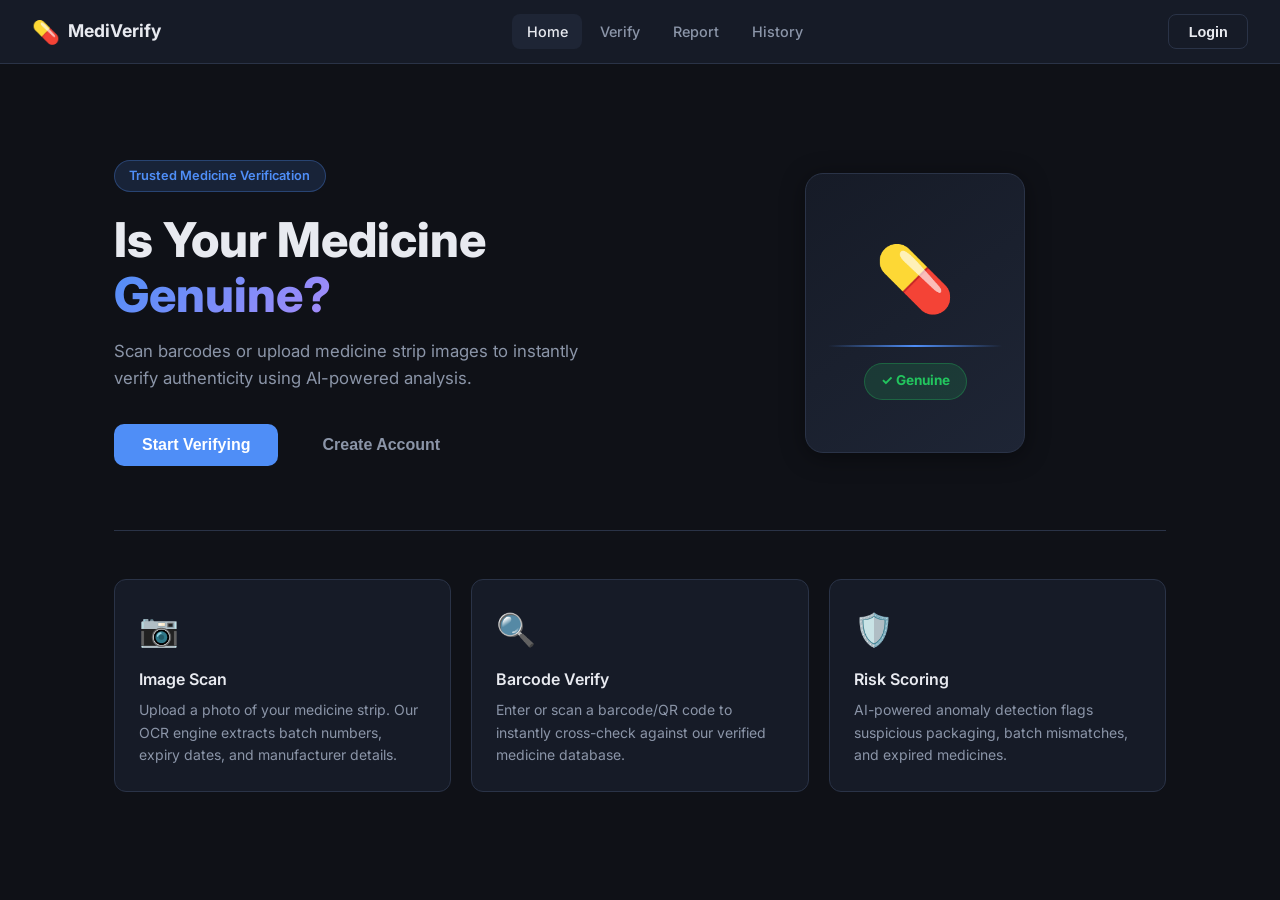
<file: static/index.html>
<!DOCTYPE html>
<html lang="en">
<head>
  <meta charset="UTF-8" />
  <meta name="viewport" content="width=device-width, initial-scale=1.0"/>
  <title>MediVerify — Medicine Verification</title>
  <link rel="stylesheet" href="/static/style.css" />
  <link rel="preconnect" href="https://fonts.googleapis.com">
  <link href="https://fonts.googleapis.com/css2?family=Inter:wght@300;400;500;600;700&display=swap" rel="stylesheet">
</head>
<body>

<!-- NAV -->
<nav class="navbar">
  <div class="nav-brand">
    <span class="nav-icon">💊</span>
    <span class="nav-title">MediVerify</span>
  </div>
  <div class="nav-links" id="navLinks">
    <a href="#" onclick="showPage('home')" class="nav-link active">Home</a>
    <a href="#" onclick="showPage('verify')" class="nav-link">Verify</a>
    <a href="#" onclick="showPage('report')" class="nav-link">Report</a>
    <a href="#" onclick="showPage('history')" class="nav-link">History</a>
  </div>
  <div class="nav-auth">
    <span id="userBadge" class="user-badge hidden"></span>
    <a id="adminLink" class="btn btn-outline hidden" href="/admin" target="_blank" style="font-size:.82rem;padding:.4rem .9rem">🛡️ Admin</a>
    <button id="authBtn" class="btn btn-outline" onclick="showPage('auth')">Login</button>
  </div>
</nav>

<!-- PAGES -->
<main class="main">

  <!-- HOME PAGE -->
  <div id="page-home" class="page active">
    <section class="hero">
      <div class="hero-content">
        <div class="hero-badge">Trusted Medicine Verification</div>
        <h1 class="hero-title">Is Your Medicine <span class="gradient-text">Genuine?</span></h1>
        <p class="hero-sub">Scan barcodes or upload medicine strip images to instantly verify authenticity using AI-powered analysis.</p>
        <div class="hero-actions">
          <button class="btn btn-primary btn-lg" onclick="showPage('verify')">Start Verifying</button>
          <button class="btn btn-ghost btn-lg" onclick="showPage('auth')">Create Account</button>
        </div>
      </div>
      <div class="hero-visual">
        <div class="hero-card">
          <div class="pill-icon">💊</div>
          <div class="scan-lines"></div>
          <div class="status-badge genuine">✓ Genuine</div>
        </div>
      </div>
    </section>

    <section class="features">
      <div class="feature-card">
        <div class="feature-icon">📷</div>
        <h3>Image Scan</h3>
        <p>Upload a photo of your medicine strip. Our OCR engine extracts batch numbers, expiry dates, and manufacturer details.</p>
      </div>
      <div class="feature-card">
        <div class="feature-icon">🔍</div>
        <h3>Barcode Verify</h3>
        <p>Enter or scan a barcode/QR code to instantly cross-check against our verified medicine database.</p>
      </div>
      <div class="feature-card">
        <div class="feature-icon">🛡️</div>
        <h3>Risk Scoring</h3>
        <p>AI-powered anomaly detection flags suspicious packaging, batch mismatches, and expired medicines.</p>
      </div>
    </section>
  </div>

  <!-- AUTH PAGE -->
  <div id="page-auth" class="page">
    <div class="auth-container">
      <div class="auth-card">
        <div class="auth-tabs">
          <button class="auth-tab active" onclick="switchTab('login')">Login</button>
          <button class="auth-tab" onclick="switchTab('signup')">Sign Up</button>
        </div>

        <!-- Login Form -->
        <form id="loginForm" class="auth-form" onsubmit="handleLogin(event)">
          <div class="form-group">
            <label>Email</label>
            <input type="email" id="loginEmail" placeholder="you@example.com" required />
          </div>
          <div class="form-group">
            <label>Password</label>
            <input type="password" id="loginPassword" placeholder="••••••••" required />
          </div>
          <button type="submit" class="btn btn-primary btn-full">Login</button>
          <div id="loginError" class="form-error hidden"></div>
        </form>

        <!-- Signup Form -->
        <form id="signupForm" class="auth-form hidden" onsubmit="handleSignup(event)">
          <div class="form-group">
            <label>Full Name</label>
            <input type="text" id="signupName" placeholder="John Doe" required />
          </div>
          <div class="form-group">
            <label>Email</label>
            <input type="email" id="signupEmail" placeholder="you@example.com" required />
          </div>
          <div class="form-group">
            <label>Password</label>
            <input type="password" id="signupPassword" placeholder="••••••••" required />
          </div>
          <div class="form-group">
            <label>Role</label>
            <select id="signupRole">
              <option value="user">User</option>
              <option value="pharmacy">Pharmacy</option>
            </select>
          </div>
          <button type="submit" class="btn btn-primary btn-full">Create Account</button>
          <div id="signupError" class="form-error hidden"></div>
        </form>
      </div>
    </div>
  </div>

  <!-- VERIFY PAGE -->
  <div id="page-verify" class="page">

    <div class="vpage-header">
      <h2 class="vpage-title">Verify Medicine</h2>
      <p class="vpage-sub">Select a method to check medicine authenticity</p>
    </div>

    <!-- Tab buttons -->
    <div class="vtab-bar">
      <button class="vtab-btn active" id="vbtn-batch" onclick="switchVerifyTab('batch', this)">
        <svg width="16" height="16" viewBox="0 0 24 24" fill="none" stroke="currentColor" stroke-width="2.2" stroke-linecap="round" stroke-linejoin="round"><circle cx="11" cy="11" r="8"/><line x1="21" y1="21" x2="16.65" y2="16.65"/></svg>
        Batch Number
      </button>
      <button class="vtab-btn" id="vbtn-image" onclick="switchVerifyTab('image', this)">
        <svg width="16" height="16" viewBox="0 0 24 24" fill="none" stroke="currentColor" stroke-width="2.2" stroke-linecap="round" stroke-linejoin="round"><rect x="3" y="3" width="18" height="18" rx="2"/><circle cx="8.5" cy="8.5" r="1.5"/><polyline points="21 15 16 10 5 21"/></svg>
        Upload Image
      </button>
    </div>

    <!-- Batch Number Panel -->
    <div id="vtab-batch" class="vpanel active">
      <div class="vpanel-card">

        <div class="vpanel-card-header">
          <div class="vpanel-card-icon batch-icon">
            <svg width="20" height="20" viewBox="0 0 24 24" fill="none" stroke="currentColor" stroke-width="2" stroke-linecap="round" stroke-linejoin="round"><path d="M9 11l3 3L22 4"/><path d="M21 12v7a2 2 0 01-2 2H5a2 2 0 01-2-2V5a2 2 0 012-2h11"/></svg>
          </div>
          <div>
            <div class="vpanel-card-title">Batch Number Verification</div>
            <div class="vpanel-card-sub">Enter medicine details to verify authenticity</div>
          </div>
        </div>

        <form id="batchVerifyForm" onsubmit="handleBatchVerify(event)" novalidate>
          <div class="vform-row">
            <div class="form-group">
              <label>Medicine Name <span class="required">*</span></label>
              <input type="text" id="vMedicineName" placeholder="e.g. Paracetamol 500mg" required autocomplete="off" />
            </div>
            <div class="form-group">
              <label>Batch Number <span class="required">*</span></label>
              <input type="text" id="vBatchNumber" placeholder="e.g. BATCH2024A" required autocomplete="off" />
              <span class="form-hint">Printed on the strip or box label</span>
            </div>
          </div>
          <div class="vform-row">
            <div class="form-group">
              <label>Expiry Date <span class="required">*</span></label>
              <input type="text" id="vExpiryDate" placeholder="MM/YYYY" required
                pattern="^(0[1-9]|1[0-2])\/\d{4}$" title="Format: MM/YYYY" autocomplete="off" />
              <span class="form-hint">e.g. 06/2027</span>
            </div>
            <div class="form-group">
              <label>Manufacturer <span class="optional-label">(optional)</span></label>
              <input type="text" id="vManufacturer" placeholder="e.g. ABC Pharma Ltd" autocomplete="off" />
              <span class="form-hint">Improves accuracy</span>
            </div>
          </div>
          <div id="batchFormError" class="form-error hidden"></div>
          <button type="submit" class="vsubmit-btn">
            <svg width="16" height="16" viewBox="0 0 24 24" fill="none" stroke="currentColor" stroke-width="2.5" stroke-linecap="round" stroke-linejoin="round"><circle cx="11" cy="11" r="8"/><line x1="21" y1="21" x2="16.65" y2="16.65"/></svg>
            Verify Medicine
          </button>
        </form>
      </div>
    </div>

    <!-- Image Scan Panel -->
    <div id="vtab-image" class="vpanel">
      <div class="vpanel-card">

        <div class="vpanel-card-header">
          <div class="vpanel-card-icon image-icon">
            <svg width="20" height="20" viewBox="0 0 24 24" fill="none" stroke="currentColor" stroke-width="2" stroke-linecap="round" stroke-linejoin="round"><rect x="3" y="3" width="18" height="18" rx="2"/><circle cx="8.5" cy="8.5" r="1.5"/><polyline points="21 15 16 10 5 21"/></svg>
          </div>
          <div>
            <div class="vpanel-card-title">Image Scan Verification</div>
            <div class="vpanel-card-sub">Upload a medicine strip photo for OCR analysis</div>
          </div>
        </div>

        <form id="imageVerifyForm" onsubmit="handleImageVerify(event)" novalidate>
          <div class="upload-zone" id="uploadZone"
               onclick="document.getElementById('imageInput').click()"
               ondragover="handleDragOver(event)"
               ondragleave="handleDragLeave(event)"
               ondrop="handleDrop(event)">
            <div class="upload-zone-body">
              <div class="upload-zone-circle">
                <svg width="28" height="28" viewBox="0 0 24 24" fill="none" stroke="currentColor" stroke-width="1.8" stroke-linecap="round" stroke-linejoin="round"><polyline points="16 16 12 12 8 16"/><line x1="12" y1="12" x2="12" y2="21"/><path d="M20.39 18.39A5 5 0 0018 9h-1.26A8 8 0 103 16.3"/></svg>
              </div>
              <p class="upload-zone-title">Drop your image here</p>
              <p class="upload-zone-sub">or click to browse — JPEG · PNG · WEBP · max 10MB</p>
              <button type="button" class="upload-browse-btn"
                      onclick="event.stopPropagation(); document.getElementById('imageInput').click()">
                Choose File
              </button>
            </div>
            <input type="file" id="imageInput" accept="image/jpeg,image/png,image/webp"
                   hidden onchange="handleImageSelect(event)" />
          </div>

          <div id="imagePreviewWrap" class="image-preview-wrap hidden">
            <img id="imagePreview" class="image-preview-img" alt="Preview" />
            <div class="image-preview-bar">
              <svg width="14" height="14" viewBox="0 0 24 24" fill="none" stroke="currentColor" stroke-width="2"><rect x="3" y="3" width="18" height="18" rx="2"/><circle cx="8.5" cy="8.5" r="1.5"/><polyline points="21 15 16 10 5 21"/></svg>
              <span id="imageFileName" class="image-file-name"></span>
              <button type="button" class="btn-remove-image" onclick="removeImage()">✕ Remove</button>
            </div>
          </div>

          <div id="ocrPreview" class="ocr-preview hidden">
            <div class="ocr-preview-header">
              <svg width="13" height="13" viewBox="0 0 24 24" fill="none" stroke="currentColor" stroke-width="2"><path d="M14 2H6a2 2 0 00-2 2v16a2 2 0 002 2h12a2 2 0 002-2V8z"/><polyline points="14 2 14 8 20 8"/></svg>
              <span class="ocr-preview-title">OCR Extracted Text</span>
            </div>
            <pre id="ocrText" class="ocr-text"></pre>
          </div>

          <div id="imageFormError" class="form-error hidden"></div>
          <button type="submit" class="vsubmit-btn" style="margin-top:1.25rem">
            <svg width="16" height="16" viewBox="0 0 24 24" fill="none" stroke="currentColor" stroke-width="2.5" stroke-linecap="round" stroke-linejoin="round"><rect x="3" y="3" width="18" height="18" rx="2"/><circle cx="8.5" cy="8.5" r="1.5"/><polyline points="21 15 16 10 5 21"/></svg>
            Scan & Verify
          </button>
        </form>
      </div>
    </div>

    <!-- Loader + Result -->
    <div id="verifyLoader" class="loader hidden">
      <div class="spinner"></div>
      <p>Analyzing medicine...</p>
    </div>
    <div id="verifyResult" class="result-card hidden"></div>

  </div>

  <!-- REPORT PAGE -->
  <div id="page-report" class="page">
    <div class="page-header">
      <h2>Report Suspicious Medicine</h2>
      <p>Help protect others by reporting counterfeit medicines</p>
    </div>
    <div class="form-card">
      <form onsubmit="handleReport(event)">
        <div class="form-group">
          <label>Batch Number (optional)</label>
          <input type="text" id="reportBatch" placeholder="e.g. BATCH2024A" />
        </div>
        <div class="form-group">
          <label>Description <span class="required">*</span></label>
          <textarea id="reportDesc" rows="4" placeholder="Describe what looks suspicious — packaging, color, smell, etc." required></textarea>
        </div>
        <div class="form-group">
          <label>Location (optional)</label>
          <input type="text" id="reportLocation" placeholder="e.g. Downtown Pharmacy, Main St" />
        </div>
        <button type="submit" class="btn btn-danger">Submit Report</button>
        <div id="reportMsg" class="form-success hidden"></div>
        <div id="reportError" class="form-error hidden"></div>
      </form>
    </div>
  </div>

  <!-- HISTORY PAGE -->
  <div id="page-history" class="page">
    <div class="page-header">
      <h2>Verification History</h2>
      <p>Your recent medicine verifications</p>
    </div>
    <div id="historyList" class="history-list">
      <div class="empty-state">
        <div class="empty-icon">📋</div>
        <p>No verifications yet. Start by verifying a medicine.</p>
      </div>
    </div>
  </div>

</main>

<!-- TOAST -->
<div id="toast" class="toast hidden"></div>

<script src="/static/app.js"></script>
</body>
</html>
</file>
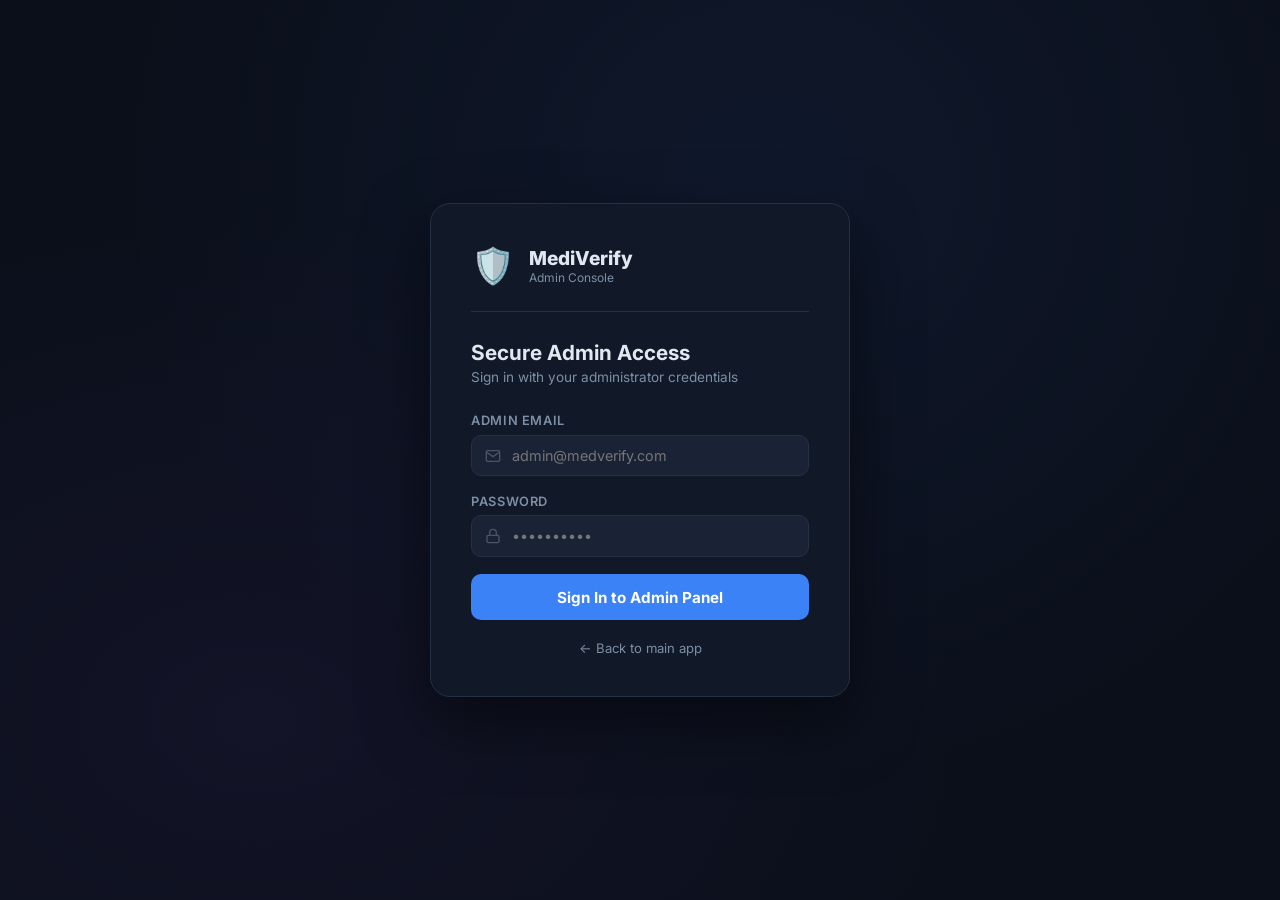
<file: static/admin.html>
<!DOCTYPE html>
<html lang="en">
<head>
  <meta charset="UTF-8" />
  <meta name="viewport" content="width=device-width, initial-scale=1.0"/>
  <title>MediVerify — Admin Panel</title>
  <link rel="preconnect" href="https://fonts.googleapis.com">
  <link href="https://fonts.googleapis.com/css2?family=Inter:wght@300;400;500;600;700;800&display=swap" rel="stylesheet">
  <link rel="stylesheet" href="/static/admin.css" />
</head>
<body>

<!-- ══ LOGIN SCREEN ══════════════════════════════════════════ -->
<div id="loginScreen" class="login-screen">
  <div class="login-card">
    <div class="login-logo">
      <div class="login-logo-icon">🛡️</div>
      <div class="login-logo-text">
        <span class="login-logo-title">MediVerify</span>
        <span class="login-logo-sub">Admin Console</span>
      </div>
    </div>
    <div class="login-divider"></div>
    <h2 class="login-heading">Secure Admin Access</h2>
    <p class="login-sub">Sign in with your administrator credentials</p>
    <form id="adminLoginForm" onsubmit="handleAdminLogin(event)" novalidate>
      <div class="aform-group">
        <label>Admin Email</label>
        <div class="aform-input-wrap">
          <svg class="aform-icon" width="16" height="16" viewBox="0 0 24 24" fill="none" stroke="currentColor" stroke-width="2"><path d="M4 4h16c1.1 0 2 .9 2 2v12c0 1.1-.9 2-2 2H4c-1.1 0-2-.9-2-2V6c0-1.1.9-2 2-2z"/><polyline points="22,6 12,13 2,6"/></svg>
          <input type="email" id="adminEmail" placeholder="admin@medverify.com" required autocomplete="off" />
        </div>
      </div>
      <div class="aform-group">
        <label>Password</label>
        <div class="aform-input-wrap">
          <svg class="aform-icon" width="16" height="16" viewBox="0 0 24 24" fill="none" stroke="currentColor" stroke-width="2"><rect x="3" y="11" width="18" height="11" rx="2" ry="2"/><path d="M7 11V7a5 5 0 0110 0v4"/></svg>
          <input type="password" id="adminPassword" placeholder="••••••••••" required />
        </div>
      </div>
      <div id="loginError" class="aerror hidden"></div>
      <button type="submit" class="login-btn" id="loginBtn">
        <span id="loginBtnText">Sign In to Admin Panel</span>
        <div id="loginSpinner" class="btn-spinner hidden"></div>
      </button>
    </form>
    <a href="/ui" class="login-back">← Back to main app</a>
  </div>
</div>

<!-- ══ DASHBOARD ════════════════════════════════════════════ -->
<div id="dashboard" class="dashboard hidden">

  <!-- Sidebar -->
  <aside class="sidebar" id="sidebar">
    <div class="sidebar-brand">
      <div class="sidebar-brand-icon">🛡️</div>
      <div>
        <div class="sidebar-brand-title">MediVerify</div>
        <div class="sidebar-brand-sub">Admin Console</div>
      </div>
    </div>

    <nav class="sidebar-nav">
      <div class="sidebar-section-label">Main</div>
      <a class="sidebar-link active" data-section="overview" onclick="showSection('overview', this)">
        <svg width="18" height="18" viewBox="0 0 24 24" fill="none" stroke="currentColor" stroke-width="2"><rect x="3" y="3" width="7" height="7"/><rect x="14" y="3" width="7" height="7"/><rect x="14" y="14" width="7" height="7"/><rect x="3" y="14" width="7" height="7"/></svg>
        Dashboard
      </a>
      <a class="sidebar-link" data-section="medicines" onclick="showSection('medicines', this)">
        <svg width="18" height="18" viewBox="0 0 24 24" fill="none" stroke="currentColor" stroke-width="2"><path d="M19 14c1.49-1.46 3-3.21 3-5.5A5.5 5.5 0 0016.5 3c-1.76 0-3 .5-4.5 2-1.5-1.5-2.74-2-4.5-2A5.5 5.5 0 002 8.5c0 2.3 1.5 4.05 3 5.5l7 7 7-7z"/></svg>
        Medicines
      </a>
      <a class="sidebar-link" data-section="reports" onclick="showSection('reports', this)">
        <svg width="18" height="18" viewBox="0 0 24 24" fill="none" stroke="currentColor" stroke-width="2"><path d="M10.29 3.86L1.82 18a2 2 0 001.71 3h16.94a2 2 0 001.71-3L13.71 3.86a2 2 0 00-3.42 0z"/><line x1="12" y1="9" x2="12" y2="13"/><line x1="12" y1="17" x2="12.01" y2="17"/></svg>
        Reports
        <span class="sidebar-badge" id="pendingBadge">0</span>
      </a>
      <a class="sidebar-link" data-section="users" onclick="showSection('users', this)">
        <svg width="18" height="18" viewBox="0 0 24 24" fill="none" stroke="currentColor" stroke-width="2"><path d="M17 21v-2a4 4 0 00-4-4H5a4 4 0 00-4 4v2"/><circle cx="9" cy="7" r="4"/><path d="M23 21v-2a4 4 0 00-3-3.87"/><path d="M16 3.13a4 4 0 010 7.75"/></svg>
        Users
      </a>
      <a class="sidebar-link" data-section="pharmacies" onclick="showSection('pharmacies', this)">
        <svg width="18" height="18" viewBox="0 0 24 24" fill="none" stroke="currentColor" stroke-width="2"><path d="M3 9l9-7 9 7v11a2 2 0 01-2 2H5a2 2 0 01-2-2z"/><polyline points="9 22 9 12 15 12 15 22"/></svg>
        Pharmacies
      </a>
      <a class="sidebar-link" data-section="verifications" onclick="showSection('verifications', this)">
        <svg width="18" height="18" viewBox="0 0 24 24" fill="none" stroke="currentColor" stroke-width="2"><polyline points="22 12 18 12 15 21 9 3 6 12 2 12"/></svg>
        Activity
      </a>
    </nav>

    <div class="sidebar-footer">
      <div class="sidebar-user" id="sidebarUser"></div>
      <button class="sidebar-logout" onclick="adminLogout()">
        <svg width="16" height="16" viewBox="0 0 24 24" fill="none" stroke="currentColor" stroke-width="2"><path d="M9 21H5a2 2 0 01-2-2V5a2 2 0 012-2h4"/><polyline points="16 17 21 12 16 7"/><line x1="21" y1="12" x2="9" y2="12"/></svg>
        Logout
      </button>
    </div>
  </aside>

  <!-- Main content -->
  <div class="dash-main">

    <!-- Topbar -->
    <header class="topbar">
      <div class="topbar-left">
        <button class="sidebar-toggle" onclick="toggleSidebar()">
          <svg width="20" height="20" viewBox="0 0 24 24" fill="none" stroke="currentColor" stroke-width="2"><line x1="3" y1="12" x2="21" y2="12"/><line x1="3" y1="6" x2="21" y2="6"/><line x1="3" y1="18" x2="21" y2="18"/></svg>
        </button>
        <h1 class="topbar-title" id="topbarTitle">Dashboard</h1>
      </div>
      <div class="topbar-right">
        <span class="topbar-badge">Admin</span>
        <span class="topbar-name" id="topbarName"></span>
      </div>
    </header>

    <!-- Sections -->
    <div class="dash-content">

      <!-- ── OVERVIEW ── -->
      <section id="section-overview" class="dsection active">
        <div class="stat-grid" id="statGrid">
          <div class="stat-card">
            <div class="stat-icon blue"><svg width="22" height="22" viewBox="0 0 24 24" fill="none" stroke="currentColor" stroke-width="2"><path d="M19 14c1.49-1.46 3-3.21 3-5.5A5.5 5.5 0 0016.5 3c-1.76 0-3 .5-4.5 2-1.5-1.5-2.74-2-4.5-2A5.5 5.5 0 002 8.5c0 2.3 1.5 4.05 3 5.5l7 7 7-7z"/></svg></div>
            <div class="stat-info"><div class="stat-value" id="statMedicines">—</div><div class="stat-label">Medicines</div></div>
          </div>
          <div class="stat-card">
            <div class="stat-icon green"><svg width="22" height="22" viewBox="0 0 24 24" fill="none" stroke="currentColor" stroke-width="2"><path d="M17 21v-2a4 4 0 00-4-4H5a4 4 0 00-4 4v2"/><circle cx="9" cy="7" r="4"/></svg></div>
            <div class="stat-info"><div class="stat-value" id="statUsers">—</div><div class="stat-label">Users</div></div>
          </div>
          <div class="stat-card">
            <div class="stat-icon purple"><svg width="22" height="22" viewBox="0 0 24 24" fill="none" stroke="currentColor" stroke-width="2"><polyline points="22 12 18 12 15 21 9 3 6 12 2 12"/></svg></div>
            <div class="stat-info"><div class="stat-value" id="statVerifications">—</div><div class="stat-label">Verifications</div></div>
          </div>
          <div class="stat-card">
            <div class="stat-icon orange"><svg width="22" height="22" viewBox="0 0 24 24" fill="none" stroke="currentColor" stroke-width="2"><path d="M10.29 3.86L1.82 18a2 2 0 001.71 3h16.94a2 2 0 001.71-3L13.71 3.86a2 2 0 00-3.42 0z"/></svg></div>
            <div class="stat-info"><div class="stat-value" id="statReports">—</div><div class="stat-label">Reports</div></div>
          </div>
          <div class="stat-card">
            <div class="stat-icon red"><svg width="22" height="22" viewBox="0 0 24 24" fill="none" stroke="currentColor" stroke-width="2"><circle cx="12" cy="12" r="10"/><line x1="12" y1="8" x2="12" y2="12"/><line x1="12" y1="16" x2="12.01" y2="16"/></svg></div>
            <div class="stat-info"><div class="stat-value" id="statPending">—</div><div class="stat-label">Pending Reports</div></div>
          </div>
          <div class="stat-card">
            <div class="stat-icon teal"><svg width="22" height="22" viewBox="0 0 24 24" fill="none" stroke="currentColor" stroke-width="2"><path d="M3 9l9-7 9 7v11a2 2 0 01-2 2H5a2 2 0 01-2-2z"/></svg></div>
            <div class="stat-info"><div class="stat-value" id="statPharmacies">—</div><div class="stat-label">Pharmacies</div></div>
          </div>
        </div>

        <div class="dash-row">
          <div class="dash-panel">
            <div class="panel-header"><span class="panel-title">Recent Reports</span><button class="panel-link" onclick="showSection('reports', document.querySelector('[data-section=reports]'))">View all →</button></div>
            <div id="recentReports" class="panel-list"></div>
          </div>
          <div class="dash-panel">
            <div class="panel-header"><span class="panel-title">Recent Activity</span><button class="panel-link" onclick="showSection('verifications', document.querySelector('[data-section=verifications]'))">View all →</button></div>
            <div id="recentActivity" class="panel-list"></div>
          </div>
        </div>
      </section>

      <!-- ── MEDICINES ── -->
      <section id="section-medicines" class="dsection">
        <div class="section-toolbar">
          <div>
            <h2 class="section-title">Medicine Database</h2>
            <p class="section-sub">Manage verified medicine records</p>
          </div>
          <button class="action-btn" onclick="openMedicineModal()">
            <svg width="16" height="16" viewBox="0 0 24 24" fill="none" stroke="currentColor" stroke-width="2.5"><line x1="12" y1="5" x2="12" y2="19"/><line x1="5" y1="12" x2="19" y2="12"/></svg>
            Add Medicine
          </button>
        </div>
        <div class="table-wrap">
          <table class="dtable">
            <thead><tr><th>Name</th><th>Manufacturer</th><th>Batch</th><th>Expiry</th><th>Status</th><th>Actions</th></tr></thead>
            <tbody id="medicinesTable"></tbody>
          </table>
        </div>
      </section>

      <!-- ── REPORTS ── -->
      <section id="section-reports" class="dsection">
        <div class="section-toolbar">
          <div>
            <h2 class="section-title">Suspicious Reports</h2>
            <p class="section-sub">Review and manage user-submitted reports</p>
          </div>
          <div class="filter-group">
            <select id="reportFilter" onchange="loadReports()" class="filter-select">
              <option value="">All Status</option>
              <option value="pending">Pending</option>
              <option value="reviewed">Reviewed</option>
              <option value="resolved">Resolved</option>
              <option value="dismissed">Dismissed</option>
            </select>
          </div>
        </div>
        <div id="reportsList" class="reports-list"></div>
      </section>

      <!-- ── USERS ── -->
      <section id="section-users" class="dsection">
        <div class="section-toolbar">
          <div>
            <h2 class="section-title">User Management</h2>
            <p class="section-sub">View and manage registered users</p>
          </div>
        </div>
        <div class="table-wrap">
          <table class="dtable">
            <thead><tr><th>Name</th><th>Email</th><th>Role</th><th>Joined</th><th>Actions</th></tr></thead>
            <tbody id="usersTable"></tbody>
          </table>
        </div>
      </section>

      <!-- ── PHARMACIES ── -->
      <section id="section-pharmacies" class="dsection">
        <div class="section-toolbar">
          <div>
            <h2 class="section-title">Pharmacy Management</h2>
            <p class="section-sub">Verify and manage registered pharmacies</p>
          </div>
        </div>
        <div class="table-wrap">
          <table class="dtable">
            <thead><tr><th>Name</th><th>License</th><th>Address</th><th>Contact</th><th>Verified</th><th>Actions</th></tr></thead>
            <tbody id="pharmaciesTable"></tbody>
          </table>
        </div>
      </section>

      <!-- ── VERIFICATIONS ── -->
      <section id="section-verifications" class="dsection">
        <div class="section-toolbar">
          <div>
            <h2 class="section-title">Verification Activity</h2>
            <p class="section-sub">Recent medicine verification events</p>
          </div>
        </div>
        <div class="table-wrap">
          <table class="dtable">
            <thead><tr><th>Medicine</th><th>Batch</th><th>Status</th><th>Risk</th><th>Time</th></tr></thead>
            <tbody id="verificationsTable"></tbody>
          </table>
        </div>
      </section>

    </div><!-- dash-content -->
  </div><!-- dash-main -->
</div><!-- dashboard -->

<!-- ══ MEDICINE MODAL ════════════════════════════════════════ -->
<div id="medicineModal" class="modal-overlay hidden" onclick="closeMedicineModal(event)">
  <div class="modal-card" onclick="event.stopPropagation()">
    <div class="modal-header">
      <h3 id="modalTitle">Add Medicine</h3>
      <button class="modal-close" onclick="closeMedicineModal()">✕</button>
    </div>
    <form id="medicineForm" onsubmit="saveMedicine(event)" novalidate>
      <input type="hidden" id="medicineId" />
      <div class="modal-grid">
        <div class="aform-group">
          <label>Medicine Name <span class="req">*</span></label>
          <input type="text" id="mName" placeholder="e.g. Paracetamol 500mg" required />
        </div>
        <div class="aform-group">
          <label>Manufacturer <span class="req">*</span></label>
          <input type="text" id="mManufacturer" placeholder="e.g. ABC Pharma Ltd" required />
        </div>
        <div class="aform-group">
          <label>Batch Number <span class="req">*</span></label>
          <input type="text" id="mBatch" placeholder="e.g. BATCH2024A" required />
        </div>
        <div class="aform-group">
          <label>Expiry Date <span class="req">*</span></label>
          <input type="text" id="mExpiry" placeholder="MM/YYYY" required />
        </div>
        <div class="aform-group">
          <label>Manufacturing Date</label>
          <input type="text" id="mMfgDate" placeholder="MM/YYYY" />
        </div>
        <div class="aform-group">
          <label>Dosage Form</label>
          <select id="mDosage">
            <option value="">Select...</option>
            <option>tablet</option><option>capsule</option><option>syrup</option>
            <option>injection</option><option>cream</option><option>drops</option>
          </select>
        </div>
        <div class="aform-group" style="grid-column:1/-1">
          <label>Composition</label>
          <input type="text" id="mComposition" placeholder="e.g. Paracetamol 500mg, Caffeine 65mg" />
        </div>
        <div class="aform-group" style="grid-column:1/-1">
          <label>Approved Packaging</label>
          <input type="text" id="mPackaging" placeholder="e.g. White blister pack, 10 tablets" />
        </div>
        <div class="aform-group">
          <label>Status</label>
          <select id="mStatus">
            <option value="approved">Approved</option>
            <option value="banned">Banned</option>
            <option value="recalled">Recalled</option>
          </select>
        </div>
      </div>
      <div id="modalError" class="aerror hidden"></div>
      <div class="modal-actions">
        <button type="button" class="modal-cancel" onclick="closeMedicineModal()">Cancel</button>
        <button type="submit" class="action-btn" id="modalSaveBtn">Save Medicine</button>
      </div>
    </form>
  </div>
</div>

<!-- ══ CONFIRM MODAL ════════════════════════════════════════ -->
<div id="confirmModal" class="modal-overlay hidden" onclick="closeConfirm()">
  <div class="modal-card confirm-card" onclick="event.stopPropagation()">
    <div class="confirm-icon">⚠️</div>
    <h3 id="confirmTitle">Confirm Action</h3>
    <p id="confirmMsg" class="confirm-msg"></p>
    <div class="modal-actions">
      <button class="modal-cancel" onclick="closeConfirm()">Cancel</button>
      <button class="action-btn danger-btn" id="confirmOkBtn">Confirm</button>
    </div>
  </div>
</div>

<!-- Toast -->
<div id="adminToast" class="admin-toast hidden"></div>

<script src="/static/admin.js"></script>
</body>
</html>
</file>
<file: static/style.css>
*, *::before, *::after { box-sizing: border-box; margin: 0; padding: 0; }

:root {
  --bg: #0f1117;
  --bg2: #161b27;
  --bg3: #1e2535;
  --border: #2a3347;
  --text: #e8eaf0;
  --text2: #8b95a8;
  --primary: #4f8ef7;
  --primary-dark: #3a7ae8;
  --success: #22c55e;
  --warning: #f59e0b;
  --danger: #ef4444;
  --radius: 12px;
  --radius-lg: 18px;
  --shadow: 0 4px 24px rgba(0,0,0,0.4);
}

body {
  font-family: 'Inter', sans-serif;
  background: var(--bg);
  color: var(--text);
  min-height: 100vh;
  line-height: 1.6;
}

/* ── NAVBAR ── */
.navbar {
  display: flex;
  align-items: center;
  justify-content: space-between;
  padding: 0 2rem;
  height: 64px;
  background: var(--bg2);
  border-bottom: 1px solid var(--border);
  position: sticky;
  top: 0;
  z-index: 100;
  backdrop-filter: blur(10px);
}
.nav-brand { display: flex; align-items: center; gap: .5rem; }
.nav-icon { font-size: 1.4rem; }
.nav-title { font-size: 1.1rem; font-weight: 700; color: var(--text); }
.nav-links { display: flex; gap: .25rem; }
.nav-link {
  padding: .4rem .9rem;
  border-radius: 8px;
  color: var(--text2);
  text-decoration: none;
  font-size: .9rem;
  font-weight: 500;
  transition: all .2s;
}
.nav-link:hover, .nav-link.active { color: var(--text); background: var(--bg3); }
.nav-auth { display: flex; align-items: center; gap: .75rem; }
.user-badge {
  background: var(--bg3);
  border: 1px solid var(--border);
  padding: .3rem .8rem;
  border-radius: 20px;
  font-size: .8rem;
  color: var(--primary);
}

/* ── BUTTONS ── */
.btn {
  display: inline-flex;
  align-items: center;
  justify-content: center;
  gap: .4rem;
  padding: .55rem 1.2rem;
  border-radius: 8px;
  font-size: .9rem;
  font-weight: 600;
  cursor: pointer;
  border: none;
  transition: all .2s;
  text-decoration: none;
}
.btn-primary { background: var(--primary); color: #fff; border: none; }
.btn-primary:hover { background: var(--primary-dark); transform: translateY(-1px); box-shadow: 0 4px 14px rgba(79,142,247,.35); }
.btn-outline { background: transparent; color: var(--text); border: 1px solid var(--border); }
.btn-outline:hover { background: var(--bg3); }
.btn-ghost { background: transparent; color: var(--text2); }
.btn-ghost:hover { color: var(--text); background: var(--bg3); }
.btn-danger { background: var(--danger); color: #fff; }
.btn-danger:hover { background: #dc2626; }
.btn-lg { padding: .75rem 1.75rem; font-size: 1rem; border-radius: 10px; }
.btn-full { width: 100%; }

/* ── PAGES ── */
.main { max-width: 1100px; margin: 0 auto; padding: 2rem 1.5rem; }
.page { display: none; }
.page.active { display: block; }

.page-header { margin-bottom: 2rem; }
.page-header h2 { font-size: 1.6rem; font-weight: 700; }
.page-header p { color: var(--text2); margin-top: .25rem; }

/* ── HERO ── */
.hero {
  display: grid;
  grid-template-columns: 1fr 1fr;
  gap: 3rem;
  align-items: center;
  padding: 4rem 0 3rem;
}
.hero-badge {
  display: inline-block;
  background: rgba(79,142,247,.15);
  color: var(--primary);
  border: 1px solid rgba(79,142,247,.3);
  padding: .3rem .9rem;
  border-radius: 20px;
  font-size: .8rem;
  font-weight: 600;
  margin-bottom: 1.25rem;
}
.hero-title { font-size: 3rem; font-weight: 800; line-height: 1.15; margin-bottom: 1rem; }
.gradient-text {
  background: linear-gradient(135deg, #4f8ef7, #a78bfa);
  -webkit-background-clip: text;
  -webkit-text-fill-color: transparent;
  background-clip: text;
}
.hero-sub { color: var(--text2); font-size: 1.05rem; margin-bottom: 2rem; max-width: 480px; }
.hero-actions { display: flex; gap: 1rem; flex-wrap: wrap; }

.hero-visual { display: flex; justify-content: center; }
.hero-card {
  position: relative;
  width: 220px;
  height: 280px;
  background: linear-gradient(145deg, var(--bg2), var(--bg3));
  border: 1px solid var(--border);
  border-radius: var(--radius-lg);
  display: flex;
  flex-direction: column;
  align-items: center;
  justify-content: center;
  gap: 1rem;
  box-shadow: var(--shadow);
}
.pill-icon { font-size: 4rem; }
.scan-lines {
  width: 80%;
  height: 2px;
  background: linear-gradient(90deg, transparent, var(--primary), transparent);
  animation: scan 2s ease-in-out infinite;
}
@keyframes scan {
  0%, 100% { opacity: 0; transform: translateY(-30px); }
  50% { opacity: 1; transform: translateY(30px); }
}
.status-badge {
  padding: .4rem 1rem;
  border-radius: 20px;
  font-size: .85rem;
  font-weight: 700;
}
.status-badge.genuine { background: rgba(34,197,94,.15); color: var(--success); border: 1px solid rgba(34,197,94,.3); }
.status-badge.suspicious { background: rgba(245,158,11,.15); color: var(--warning); border: 1px solid rgba(245,158,11,.3); }
.status-badge.fake { background: rgba(239,68,68,.15); color: var(--danger); border: 1px solid rgba(239,68,68,.3); }

/* ── FEATURES ── */
.features {
  display: grid;
  grid-template-columns: repeat(3, 1fr);
  gap: 1.25rem;
  margin-top: 1rem;
  padding-top: 3rem;
  border-top: 1px solid var(--border);
}
.feature-card {
  background: var(--bg2);
  border: 1px solid var(--border);
  border-radius: var(--radius);
  padding: 1.5rem;
  transition: border-color .2s, transform .2s;
}
.feature-card:hover { border-color: var(--primary); transform: translateY(-2px); }
.feature-icon { font-size: 2rem; margin-bottom: .75rem; }
.feature-card h3 { font-size: 1rem; font-weight: 600; margin-bottom: .4rem; }
.feature-card p { color: var(--text2); font-size: .875rem; }

/* ── AUTH ── */
.auth-container { display: flex; justify-content: center; padding: 2rem 0; }
.auth-card {
  background: var(--bg2);
  border: 1px solid var(--border);
  border-radius: var(--radius-lg);
  padding: 2rem;
  width: 100%;
  max-width: 420px;
  box-shadow: var(--shadow);
}
.auth-tabs { display: flex; gap: .5rem; margin-bottom: 1.75rem; }
.auth-tab {
  flex: 1;
  padding: .6rem;
  border-radius: 8px;
  border: 1px solid var(--border);
  background: transparent;
  color: var(--text2);
  font-weight: 600;
  cursor: pointer;
  transition: all .2s;
}
.auth-tab.active { background: var(--primary); color: #fff; border-color: var(--primary); }

/* ── FORMS ── */
.form-group { margin-bottom: 1.1rem; }
.form-group label { display: block; font-size: .85rem; font-weight: 500; color: var(--text2); margin-bottom: .4rem; }
.form-group input,
.form-group select,
.form-group textarea {
  width: 100%;
  background: var(--bg3);
  border: 1px solid var(--border);
  border-radius: 8px;
  padding: .65rem .9rem;
  color: var(--text);
  font-size: .9rem;
  font-family: inherit;
  transition: border-color .2s;
  outline: none;
}
.form-group input:focus,
.form-group select:focus,
.form-group textarea:focus { border-color: var(--primary); }
.form-group select { appearance: none; cursor: pointer; }
.form-hint { font-size: .78rem; color: var(--text2); margin-top: .3rem; display: block; }
.required { color: var(--danger); }
.form-error { color: var(--danger); font-size: .85rem; margin-top: .75rem; padding: .6rem .9rem; background: rgba(239,68,68,.1); border-radius: 8px; border: 1px solid rgba(239,68,68,.2); }
.form-success { color: var(--success); font-size: .85rem; margin-top: .75rem; padding: .6rem .9rem; background: rgba(34,197,94,.1); border-radius: 8px; border: 1px solid rgba(34,197,94,.2); }

/* ══════════════════════════════════════
   VERIFY PAGE
══════════════════════════════════════ */
.vpage-header { margin-bottom: 2rem; }
.vpage-title  { font-size: 1.75rem; font-weight: 800; }
.vpage-sub    { color: var(--text2); margin-top: .3rem; font-size: .9rem; }

/* ── Tab bar ── */
.vtab-bar {
  display: inline-flex;
  gap: .5rem;
  background: var(--bg2);
  border: 1px solid var(--border);
  border-radius: 12px;
  padding: 5px;
  margin-bottom: 2rem;
}
.vtab-btn {
  display: inline-flex;
  align-items: center;
  gap: .5rem;
  padding: .55rem 1.4rem;
  border-radius: 8px;
  border: 1px solid transparent;
  background: transparent;
  color: var(--text2);
  font-size: .875rem;
  font-weight: 600;
  font-family: inherit;
  cursor: pointer;
  transition: all .18s ease;
  white-space: nowrap;
}
.vtab-btn svg { flex-shrink: 0; }
.vtab-btn:hover {
  color: var(--text);
  background: var(--bg3);
}
.vtab-btn.active {
  background: var(--primary);
  color: #fff;
  border-color: var(--primary);
  box-shadow: 0 2px 10px rgba(79,142,247,.4);
}

/* ── Panel ── */
.vpanel { display: none; }
.vpanel.active { display: block; animation: vfadeIn .2s ease; }
@keyframes vfadeIn {
  from { opacity: 0; transform: translateY(8px); }
  to   { opacity: 1; transform: translateY(0); }
}

.vpanel-card {
  background: var(--bg2);
  border: 1px solid var(--border);
  border-radius: 18px;
  padding: 2rem;
  max-width: 600px;
}

/* Card header row */
.vpanel-card-header {
  display: flex;
  align-items: center;
  gap: 1rem;
  margin-bottom: 1.75rem;
  padding-bottom: 1.25rem;
  border-bottom: 1px solid var(--border);
}
.vpanel-card-icon {
  width: 44px; height: 44px;
  border-radius: 12px;
  display: flex; align-items: center; justify-content: center;
  flex-shrink: 0;
}
.batch-icon { background: rgba(79,142,247,.12); color: var(--primary); border: 1px solid rgba(79,142,247,.2); }
.image-icon { background: rgba(167,139,250,.12); color: #a78bfa;     border: 1px solid rgba(167,139,250,.2); }
.vpanel-card-title { font-size: 1rem; font-weight: 700; color: var(--text); }
.vpanel-card-sub   { font-size: .8rem; color: var(--text2); margin-top: .1rem; }

/* Two-column form row */
.vform-row {
  display: grid;
  grid-template-columns: 1fr 1fr;
  gap: 0 1.25rem;
}

/* Submit button — solid blue, full width */
.vsubmit-btn {
  display: flex;
  align-items: center;
  justify-content: center;
  gap: .5rem;
  width: 100%;
  padding: .8rem 1.5rem;
  margin-top: 1rem;
  background: var(--primary);
  color: #fff;
  border: none;
  border-radius: 10px;
  font-size: .95rem;
  font-weight: 700;
  font-family: inherit;
  cursor: pointer;
  transition: background .18s, transform .18s, box-shadow .18s;
  letter-spacing: .01em;
}
.vsubmit-btn:hover {
  background: var(--primary-dark);
  transform: translateY(-1px);
  box-shadow: 0 4px 18px rgba(79,142,247,.35);
}
.vsubmit-btn:active { transform: translateY(0); }

/* ── Upload zone ── */
.upload-zone {
  border: 2px dashed var(--border);
  border-radius: 14px;
  padding: 2.5rem 1.5rem;
  text-align: center;
  cursor: pointer;
  transition: border-color .18s, background .18s;
  background: var(--bg3);
}
.upload-zone:hover, .upload-zone.drag-over {
  border-color: var(--primary);
  background: rgba(79,142,247,.05);
}
.upload-zone-body { pointer-events: none; }
.upload-zone-circle {
  width: 56px; height: 56px;
  background: var(--bg2);
  border: 1px solid var(--border);
  border-radius: 50%;
  display: flex; align-items: center; justify-content: center;
  margin: 0 auto .9rem;
  color: var(--text2);
}
.upload-zone-title { font-weight: 700; font-size: .95rem; color: var(--text); margin-bottom: .3rem; }
.upload-zone-sub   { font-size: .78rem; color: var(--text2); margin-bottom: 1.1rem; }
.upload-browse-btn {
  display: inline-flex;
  align-items: center;
  padding: .45rem 1.2rem;
  background: var(--bg2);
  border: 1px solid var(--border);
  border-radius: 8px;
  color: var(--text);
  font-size: .82rem;
  font-weight: 600;
  font-family: inherit;
  cursor: pointer;
  pointer-events: all;
  transition: background .18s, border-color .18s;
}
.upload-browse-btn:hover { background: var(--bg3); border-color: var(--primary); color: var(--primary); }

/* Image preview */
.image-preview-wrap {
  border: 1px solid var(--border);
  border-radius: 12px;
  overflow: hidden;
  margin-top: .5rem;
}
.image-preview-img {
  width: 100%; max-height: 240px;
  object-fit: contain; display: block;
  background: var(--bg3);
}
.image-preview-bar {
  display: flex; align-items: center; gap: .6rem;
  padding: .55rem .9rem;
  background: var(--bg3);
  border-top: 1px solid var(--border);
  color: var(--text2);
}
.image-file-name {
  flex: 1; font-size: .78rem; color: var(--text2);
  white-space: nowrap; overflow: hidden; text-overflow: ellipsis;
}
.btn-remove-image {
  background: none;
  border: 1px solid var(--border);
  color: var(--text2);
  cursor: pointer;
  font-size: .72rem; font-weight: 600;
  padding: .2rem .6rem; border-radius: 6px;
  transition: all .18s; flex-shrink: 0;
}
.btn-remove-image:hover { color: var(--danger); border-color: var(--danger); background: rgba(239,68,68,.08); }

/* OCR preview */
.ocr-preview {
  background: var(--bg3); border: 1px solid var(--border);
  border-radius: 10px; padding: .85rem 1rem; margin-top: 1rem;
}
.ocr-preview-header {
  display: flex; align-items: center; gap: .4rem;
  margin-bottom: .5rem; color: var(--text2);
}
.ocr-preview-title {
  font-size: .7rem; font-weight: 700;
  text-transform: uppercase; letter-spacing: .07em;
}
.ocr-text {
  font-size: .77rem; color: var(--text);
  white-space: pre-wrap; word-break: break-word;
  max-height: 110px; overflow-y: auto;
  font-family: 'Courier New', monospace; line-height: 1.6;
}

/* ── Result card ── */
.result-card {
  margin-top: 2rem;
  background: var(--bg2);
  border: 1px solid var(--border);
  border-radius: 18px;
  padding: 2rem;
  max-width: 600px;
  animation: vfadeIn .25s ease;
}
.result-header {
  display: flex; align-items: center; gap: 1rem;
  margin-bottom: 1.5rem; padding-bottom: 1.25rem;
  border-bottom: 1px solid var(--border);
}
.result-status-icon { font-size: 2.6rem; line-height: 1; flex-shrink: 0; }
.result-title { font-size: 1.25rem; font-weight: 800; }
.result-score {
  font-size: .8rem; color: var(--text2); margin-top: .2rem;
  display: flex; align-items: center; gap: .5rem;
}
.result-grid {
  display: grid; grid-template-columns: 1fr 1fr;
  gap: .6rem; margin-bottom: 1rem;
}
.result-field {
  background: var(--bg3); border: 1px solid var(--border);
  border-radius: 10px; padding: .75rem 1rem;
}
.result-field-label {
  font-size: .67rem; color: var(--text2); font-weight: 600;
  text-transform: uppercase; letter-spacing: .07em;
}
.result-field-value { font-size: .9rem; font-weight: 700; margin-top: .2rem; color: var(--text); }
.result-flags {
  background: rgba(245,158,11,.05);
  border: 1px solid rgba(245,158,11,.18);
  border-radius: 10px; padding: .85rem 1rem; margin-top: .75rem;
}
.result-flags-title {
  font-size: .72rem; font-weight: 700; color: var(--warning);
  text-transform: uppercase; letter-spacing: .06em; margin-bottom: .5rem;
}
.flag-item {
  display: flex; gap: .5rem; font-size: .82rem; color: var(--text2);
  padding: .3rem 0; border-bottom: 1px solid rgba(245,158,11,.08);
}
.flag-item:last-child { border-bottom: none; }
.result-message {
  margin-top: 1rem; padding: .85rem 1rem;
  border-radius: 10px; font-size: .88rem; font-weight: 600; text-align: center;
}
.result-message.genuine    { background: rgba(34,197,94,.08);  color: var(--success); border: 1px solid rgba(34,197,94,.2); }
.result-message.suspicious { background: rgba(245,158,11,.08); color: var(--warning); border: 1px solid rgba(245,158,11,.2); }
.result-message.fake       { background: rgba(239,68,68,.08);  color: var(--danger);  border: 1px solid rgba(239,68,68,.2); }

.optional-label { font-size: .75rem; font-weight: 400; color: var(--text2); }
.verify-card, .form-card {
  background: var(--bg2); border: 1px solid var(--border);
  border-radius: var(--radius-lg); padding: 1.75rem;
}

/* ── HISTORY ── */
.history-list { display: flex; flex-direction: column; gap: .75rem; }
.history-item {
  background: var(--bg2);
  border: 1px solid var(--border);
  border-radius: var(--radius);
  padding: 1rem 1.25rem;
  display: flex;
  align-items: center;
  justify-content: space-between;
  gap: 1rem;
}
.history-item-left { display: flex; align-items: center; gap: .75rem; }
.history-item-icon { font-size: 1.5rem; }
.history-item-name { font-weight: 600; font-size: .95rem; }
.history-item-meta { font-size: .8rem; color: var(--text2); margin-top: .1rem; }
.history-item-right { display: flex; align-items: center; gap: .75rem; }
.score-pill {
  padding: .25rem .7rem;
  border-radius: 20px;
  font-size: .78rem;
  font-weight: 700;
}

/* ── LOADER ── */
.loader {
  display: flex;
  flex-direction: column;
  align-items: center;
  gap: 1rem;
  padding: 2.5rem;
  color: var(--text2);
  max-width: 520px;
  margin: 1.5rem auto 0;
}
.spinner {
  width: 36px; height: 36px;
  border: 3px solid var(--border);
  border-top-color: var(--primary);
  border-radius: 50%;
  animation: spin .7s linear infinite;
}
@keyframes spin { to { transform: rotate(360deg); } }

/* ── TOAST ── */
.toast {
  position: fixed;
  bottom: 1.5rem;
  right: 1.5rem;
  background: var(--bg3);
  border: 1px solid var(--border);
  border-radius: 10px;
  padding: .75rem 1.25rem;
  font-size: .9rem;
  font-weight: 500;
  box-shadow: var(--shadow);
  z-index: 999;
  animation: slideUp .3s ease;
}
@keyframes slideUp { from { opacity: 0; transform: translateY(10px); } to { opacity: 1; transform: translateY(0); } }

/* ── EMPTY STATE ── */
.empty-state { text-align: center; padding: 3rem; color: var(--text2); }
.empty-icon { font-size: 3rem; margin-bottom: 1rem; }

/* ── UTILS ── */
.hidden { display: none !important; }

/* ── RESPONSIVE ── */
@media (max-width: 768px) {
  .hero { grid-template-columns: 1fr; text-align: center; }
  .hero-visual { display: none; }
  .hero-title { font-size: 2rem; }
  .hero-actions { justify-content: center; }
  .features { grid-template-columns: 1fr; }
  .result-grid { grid-template-columns: 1fr; }
  .nav-links { display: none; }
  .vmethod-selector { grid-template-columns: 1fr 1fr; }
  .vpanel-inner { padding: 1.25rem; }
}
</file>
<file: static/admin.css>
*, *::before, *::after { box-sizing: border-box; margin: 0; padding: 0; }

:root {
  --bg:     #0b0f1a;
  --bg2:    #111827;
  --bg3:    #1a2235;
  --bg4:    #1f2d42;
  --border: #243044;
  --text:   #e2e8f0;
  --text2:  #7c8fa6;
  --text3:  #4a5568;
  --primary:      #3b82f6;
  --primary-dark: #2563eb;
  --success: #10b981;
  --warning: #f59e0b;
  --danger:  #ef4444;
  --purple:  #8b5cf6;
  --teal:    #14b8a6;
  --sidebar-w: 240px;
  --topbar-h:  60px;
}

body { font-family: 'Inter', sans-serif; background: var(--bg); color: var(--text); min-height: 100vh; }

/* ══ LOGIN ══════════════════════════════════════════════════ */
.login-screen {
  min-height: 100vh;
  display: flex; align-items: center; justify-content: center;
  background: radial-gradient(ellipse at 60% 20%, rgba(59,130,246,.08) 0%, transparent 60%),
              radial-gradient(ellipse at 20% 80%, rgba(139,92,246,.06) 0%, transparent 50%),
              var(--bg);
  padding: 1.5rem;
}
.login-card {
  background: var(--bg2);
  border: 1px solid var(--border);
  border-radius: 20px;
  padding: 2.5rem;
  width: 100%; max-width: 420px;
  box-shadow: 0 24px 64px rgba(0,0,0,.5);
}
.login-logo { display: flex; align-items: center; gap: .9rem; margin-bottom: 1.5rem; }
.login-logo-icon { font-size: 2.2rem; }
.login-logo-title { font-size: 1.2rem; font-weight: 800; display: block; }
.login-logo-sub { font-size: .75rem; color: var(--text2); display: block; }
.login-divider { height: 1px; background: var(--border); margin-bottom: 1.75rem; }
.login-heading { font-size: 1.3rem; font-weight: 700; margin-bottom: .3rem; }
.login-sub { font-size: .85rem; color: var(--text2); margin-bottom: 1.75rem; }

.aform-group { margin-bottom: 1.1rem; }
.aform-group label { display: block; font-size: .8rem; font-weight: 600; color: var(--text2); margin-bottom: .4rem; text-transform: uppercase; letter-spacing: .05em; }
.aform-input-wrap { position: relative; }
.aform-icon { position: absolute; left: .85rem; top: 50%; transform: translateY(-50%); color: var(--text3); pointer-events: none; }
.aform-input-wrap input,
.aform-group input,
.aform-group select,
.aform-group textarea {
  width: 100%;
  background: var(--bg3);
  border: 1px solid var(--border);
  border-radius: 10px;
  padding: .7rem .9rem;
  color: var(--text);
  font-size: .9rem;
  font-family: inherit;
  outline: none;
  transition: border-color .18s;
}
.aform-input-wrap input { padding-left: 2.5rem; }
.aform-group input:focus,
.aform-group select:focus,
.aform-group textarea:focus,
.aform-input-wrap input:focus { border-color: var(--primary); box-shadow: 0 0 0 3px rgba(59,130,246,.12); }
.aform-group select { appearance: none; cursor: pointer; }

.login-btn {
  width: 100%; padding: .85rem;
  background: var(--primary); color: #fff;
  border: none; border-radius: 10px;
  font-size: .95rem; font-weight: 700; font-family: inherit;
  cursor: pointer; margin-top: .5rem;
  display: flex; align-items: center; justify-content: center; gap: .5rem;
  transition: background .18s, transform .18s, box-shadow .18s;
}
.login-btn:hover { background: var(--primary-dark); transform: translateY(-1px); box-shadow: 0 4px 18px rgba(59,130,246,.35); }
.login-btn:disabled { opacity: .6; cursor: not-allowed; transform: none; }

.login-back { display: block; text-align: center; margin-top: 1.25rem; font-size: .82rem; color: var(--text2); text-decoration: none; }
.login-back:hover { color: var(--primary); }

.aerror { background: rgba(239,68,68,.1); border: 1px solid rgba(239,68,68,.25); color: var(--danger); border-radius: 8px; padding: .6rem .9rem; font-size: .83rem; margin-top: .75rem; }
.req { color: var(--danger); }

/* ══ DASHBOARD LAYOUT ═══════════════════════════════════════ */
.dashboard { display: flex; min-height: 100vh; }

/* Sidebar */
.sidebar {
  width: var(--sidebar-w);
  background: var(--bg2);
  border-right: 1px solid var(--border);
  display: flex; flex-direction: column;
  position: fixed; top: 0; left: 0; bottom: 0;
  z-index: 50;
  transition: transform .25s ease;
}
.sidebar-brand {
  display: flex; align-items: center; gap: .75rem;
  padding: 1.25rem 1.25rem 1rem;
  border-bottom: 1px solid var(--border);
}
.sidebar-brand-icon { font-size: 1.6rem; }
.sidebar-brand-title { font-size: .95rem; font-weight: 800; display: block; }
.sidebar-brand-sub { font-size: .68rem; color: var(--text2); display: block; }

.sidebar-nav { flex: 1; padding: 1rem .75rem; overflow-y: auto; }
.sidebar-section-label { font-size: .65rem; font-weight: 700; color: var(--text3); text-transform: uppercase; letter-spacing: .1em; padding: .5rem .5rem .25rem; }
.sidebar-link {
  display: flex; align-items: center; gap: .75rem;
  padding: .6rem .75rem;
  border-radius: 8px;
  color: var(--text2);
  font-size: .875rem; font-weight: 500;
  cursor: pointer; text-decoration: none;
  transition: all .18s;
  margin-bottom: 2px;
  position: relative;
}
.sidebar-link:hover { background: var(--bg3); color: var(--text); }
.sidebar-link.active { background: rgba(59,130,246,.12); color: var(--primary); font-weight: 600; }
.sidebar-link.active svg { stroke: var(--primary); }
.sidebar-badge {
  margin-left: auto;
  background: var(--danger);
  color: #fff;
  font-size: .65rem; font-weight: 700;
  padding: .1rem .4rem;
  border-radius: 10px;
  min-width: 18px; text-align: center;
}

.sidebar-footer { padding: .75rem; border-top: 1px solid var(--border); }
.sidebar-user { font-size: .78rem; color: var(--text2); padding: .4rem .5rem .75rem; }
.sidebar-logout {
  display: flex; align-items: center; gap: .6rem;
  width: 100%; padding: .6rem .75rem;
  background: none; border: 1px solid var(--border);
  border-radius: 8px; color: var(--text2);
  font-size: .82rem; font-weight: 600; font-family: inherit;
  cursor: pointer; transition: all .18s;
}
.sidebar-logout:hover { background: rgba(239,68,68,.08); border-color: var(--danger); color: var(--danger); }

/* Main */
.dash-main {
  margin-left: var(--sidebar-w);
  flex: 1; display: flex; flex-direction: column;
  min-height: 100vh;
}

/* Topbar */
.topbar {
  height: var(--topbar-h);
  background: var(--bg2);
  border-bottom: 1px solid var(--border);
  display: flex; align-items: center; justify-content: space-between;
  padding: 0 1.75rem;
  position: sticky; top: 0; z-index: 40;
}
.topbar-left { display: flex; align-items: center; gap: 1rem; }
.topbar-title { font-size: 1rem; font-weight: 700; }
.topbar-right { display: flex; align-items: center; gap: .75rem; }
.topbar-badge { background: rgba(59,130,246,.15); color: var(--primary); border: 1px solid rgba(59,130,246,.3); padding: .2rem .7rem; border-radius: 20px; font-size: .72rem; font-weight: 700; text-transform: uppercase; letter-spacing: .05em; }
.topbar-name { font-size: .85rem; color: var(--text2); }
.sidebar-toggle { background: none; border: none; color: var(--text2); cursor: pointer; padding: .3rem; border-radius: 6px; display: none; }
.sidebar-toggle:hover { background: var(--bg3); color: var(--text); }

/* Content */
.dash-content { flex: 1; padding: 1.75rem; overflow-y: auto; }
.dsection { display: none; }
.dsection.active { display: block; animation: fadeUp .2s ease; }
@keyframes fadeUp { from { opacity: 0; transform: translateY(8px); } to { opacity: 1; transform: translateY(0); } }

/* ── Stat grid ── */
.stat-grid { display: grid; grid-template-columns: repeat(3, 1fr); gap: 1rem; margin-bottom: 1.75rem; }
.stat-card {
  background: var(--bg2); border: 1px solid var(--border);
  border-radius: 14px; padding: 1.25rem 1.5rem;
  display: flex; align-items: center; gap: 1rem;
  transition: border-color .18s, transform .18s;
}
.stat-card:hover { border-color: rgba(59,130,246,.3); transform: translateY(-2px); }
.stat-icon {
  width: 46px; height: 46px; border-radius: 12px;
  display: flex; align-items: center; justify-content: center; flex-shrink: 0;
}
.stat-icon.blue   { background: rgba(59,130,246,.12); color: var(--primary); }
.stat-icon.green  { background: rgba(16,185,129,.12); color: var(--success); }
.stat-icon.purple { background: rgba(139,92,246,.12);  color: var(--purple); }
.stat-icon.orange { background: rgba(245,158,11,.12);  color: var(--warning); }
.stat-icon.red    { background: rgba(239,68,68,.12);   color: var(--danger); }
.stat-icon.teal   { background: rgba(20,184,166,.12);  color: var(--teal); }
.stat-value { font-size: 1.6rem; font-weight: 800; line-height: 1; }
.stat-label { font-size: .78rem; color: var(--text2); margin-top: .2rem; }

/* ── Dash row ── */
.dash-row { display: grid; grid-template-columns: 1fr 1fr; gap: 1rem; }
.dash-panel { background: var(--bg2); border: 1px solid var(--border); border-radius: 14px; padding: 1.25rem; }
.panel-header { display: flex; align-items: center; justify-content: space-between; margin-bottom: 1rem; }
.panel-title { font-size: .9rem; font-weight: 700; }
.panel-link { background: none; border: none; color: var(--primary); font-size: .78rem; cursor: pointer; font-family: inherit; }
.panel-link:hover { text-decoration: underline; }
.panel-list { display: flex; flex-direction: column; gap: .5rem; }
.panel-item { padding: .65rem .75rem; background: var(--bg3); border-radius: 8px; font-size: .82rem; }
.panel-item-title { font-weight: 600; color: var(--text); }
.panel-item-sub { color: var(--text2); margin-top: .1rem; font-size: .75rem; }

/* ── Section toolbar ── */
.section-toolbar { display: flex; align-items: flex-start; justify-content: space-between; margin-bottom: 1.5rem; gap: 1rem; }
.section-title { font-size: 1.2rem; font-weight: 700; }
.section-sub { font-size: .82rem; color: var(--text2); margin-top: .2rem; }

.action-btn {
  display: inline-flex; align-items: center; gap: .4rem;
  padding: .55rem 1.1rem;
  background: var(--primary); color: #fff;
  border: none; border-radius: 8px;
  font-size: .85rem; font-weight: 600; font-family: inherit;
  cursor: pointer; white-space: nowrap;
  transition: background .18s, transform .18s;
}
.action-btn:hover { background: var(--primary-dark); transform: translateY(-1px); }
.danger-btn { background: var(--danger); }
.danger-btn:hover { background: #dc2626; }

.filter-group { display: flex; gap: .5rem; }
.filter-select {
  background: var(--bg3); border: 1px solid var(--border);
  border-radius: 8px; padding: .5rem .9rem;
  color: var(--text); font-size: .85rem; font-family: inherit;
  outline: none; cursor: pointer;
}

/* ── Table ── */
.table-wrap { overflow-x: auto; border-radius: 14px; border: 1px solid var(--border); }
.dtable { width: 100%; border-collapse: collapse; }
.dtable thead { background: var(--bg3); }
.dtable th { padding: .75rem 1rem; text-align: left; font-size: .72rem; font-weight: 700; color: var(--text2); text-transform: uppercase; letter-spacing: .06em; border-bottom: 1px solid var(--border); white-space: nowrap; }
.dtable td { padding: .85rem 1rem; font-size: .85rem; border-bottom: 1px solid var(--border); vertical-align: middle; }
.dtable tbody tr:last-child td { border-bottom: none; }
.dtable tbody tr:hover { background: var(--bg3); }
.dtable .empty-row td { text-align: center; color: var(--text2); padding: 2.5rem; }

/* Status pills */
.pill {
  display: inline-flex; align-items: center;
  padding: .2rem .65rem; border-radius: 20px;
  font-size: .72rem; font-weight: 700; white-space: nowrap;
}
.pill-green   { background: rgba(16,185,129,.12); color: var(--success); border: 1px solid rgba(16,185,129,.2); }
.pill-yellow  { background: rgba(245,158,11,.12);  color: var(--warning); border: 1px solid rgba(245,158,11,.2); }
.pill-red     { background: rgba(239,68,68,.12);   color: var(--danger);  border: 1px solid rgba(239,68,68,.2); }
.pill-blue    { background: rgba(59,130,246,.12);  color: var(--primary); border: 1px solid rgba(59,130,246,.2); }
.pill-gray    { background: rgba(124,143,166,.1);  color: var(--text2);   border: 1px solid var(--border); }

/* Table action buttons */
.tbl-btn {
  background: none; border: 1px solid var(--border);
  color: var(--text2); border-radius: 6px;
  padding: .25rem .6rem; font-size: .75rem; font-weight: 600;
  cursor: pointer; font-family: inherit; transition: all .18s;
  margin-right: .3rem;
}
.tbl-btn:hover { background: var(--bg4); color: var(--text); }
.tbl-btn.edit:hover { border-color: var(--primary); color: var(--primary); }
.tbl-btn.del:hover  { border-color: var(--danger);  color: var(--danger); }
.tbl-btn.verify-btn:hover { border-color: var(--success); color: var(--success); }

/* ── Reports list ── */
.reports-list { display: flex; flex-direction: column; gap: .75rem; }
.report-card {
  background: var(--bg2); border: 1px solid var(--border);
  border-radius: 12px; padding: 1.1rem 1.25rem;
}
.report-card-header { display: flex; align-items: flex-start; justify-content: space-between; gap: 1rem; margin-bottom: .6rem; }
.report-card-title { font-weight: 600; font-size: .9rem; }
.report-card-meta { font-size: .78rem; color: var(--text2); margin-top: .15rem; }
.report-card-desc { font-size: .83rem; color: var(--text2); margin-bottom: .75rem; line-height: 1.5; }
.report-card-actions { display: flex; gap: .4rem; flex-wrap: wrap; }
.status-btn {
  padding: .25rem .7rem; border-radius: 6px;
  font-size: .72rem; font-weight: 600; cursor: pointer;
  border: 1px solid var(--border); background: var(--bg3);
  color: var(--text2); font-family: inherit; transition: all .18s;
}
.status-btn:hover { background: var(--bg4); color: var(--text); }
.status-btn.active-status { background: rgba(59,130,246,.15); border-color: rgba(59,130,246,.4); color: var(--primary); }

/* ══ MODAL ══════════════════════════════════════════════════ */
.modal-overlay {
  position: fixed; inset: 0;
  background: rgba(0,0,0,.65);
  display: flex; align-items: center; justify-content: center;
  z-index: 200; padding: 1rem;
  backdrop-filter: blur(4px);
}
.modal-card {
  background: var(--bg2); border: 1px solid var(--border);
  border-radius: 18px; padding: 1.75rem;
  width: 100%; max-width: 580px;
  max-height: 90vh; overflow-y: auto;
  box-shadow: 0 24px 64px rgba(0,0,0,.6);
  animation: fadeUp .2s ease;
}
.modal-header { display: flex; align-items: center; justify-content: space-between; margin-bottom: 1.5rem; }
.modal-header h3 { font-size: 1.05rem; font-weight: 700; }
.modal-close { background: none; border: none; color: var(--text2); font-size: 1.1rem; cursor: pointer; padding: .2rem .4rem; border-radius: 6px; }
.modal-close:hover { background: var(--bg3); color: var(--text); }
.modal-grid { display: grid; grid-template-columns: 1fr 1fr; gap: .75rem 1.25rem; }
.modal-actions { display: flex; justify-content: flex-end; gap: .75rem; margin-top: 1.25rem; }
.modal-cancel { background: none; border: 1px solid var(--border); color: var(--text2); border-radius: 8px; padding: .55rem 1.1rem; font-size: .85rem; font-weight: 600; cursor: pointer; font-family: inherit; transition: all .18s; }
.modal-cancel:hover { background: var(--bg3); color: var(--text); }

.confirm-card { max-width: 380px; text-align: center; }
.confirm-icon { font-size: 2.5rem; margin-bottom: .75rem; }
.confirm-card h3 { font-size: 1.05rem; font-weight: 700; margin-bottom: .5rem; }
.confirm-msg { font-size: .85rem; color: var(--text2); margin-bottom: 1.25rem; }

/* ══ TOAST ══════════════════════════════════════════════════ */
.admin-toast {
  position: fixed; bottom: 1.5rem; right: 1.5rem;
  background: var(--bg3); border: 1px solid var(--border);
  border-radius: 10px; padding: .75rem 1.25rem;
  font-size: .875rem; font-weight: 500;
  box-shadow: 0 8px 24px rgba(0,0,0,.4);
  z-index: 999; max-width: 340px;
  animation: slideUp .25s ease;
}
.admin-toast.success { border-color: rgba(16,185,129,.4); color: var(--success); }
.admin-toast.error   { border-color: rgba(239,68,68,.4);  color: var(--danger); }
@keyframes slideUp { from { opacity: 0; transform: translateY(10px); } to { opacity: 1; transform: translateY(0); } }

/* Spinner */
.btn-spinner {
  width: 16px; height: 16px;
  border: 2px solid rgba(255,255,255,.3);
  border-top-color: #fff;
  border-radius: 50%;
  animation: spin .6s linear infinite;
}
@keyframes spin { to { transform: rotate(360deg); } }

/* ══ UTILS ══════════════════════════════════════════════════ */
.hidden { display: none !important; }

/* ══ RESPONSIVE ═════════════════════════════════════════════ */
@media (max-width: 900px) {
  .stat-grid { grid-template-columns: repeat(2, 1fr); }
  .dash-row  { grid-template-columns: 1fr; }
}
@media (max-width: 700px) {
  .sidebar { transform: translateX(-100%); }
  .sidebar.open { transform: translateX(0); }
  .dash-main { margin-left: 0; }
  .sidebar-toggle { display: flex; }
  .stat-grid { grid-template-columns: 1fr 1fr; }
  .modal-grid { grid-template-columns: 1fr; }
}
@media (max-width: 480px) {
  .stat-grid { grid-template-columns: 1fr; }
}
</file>
